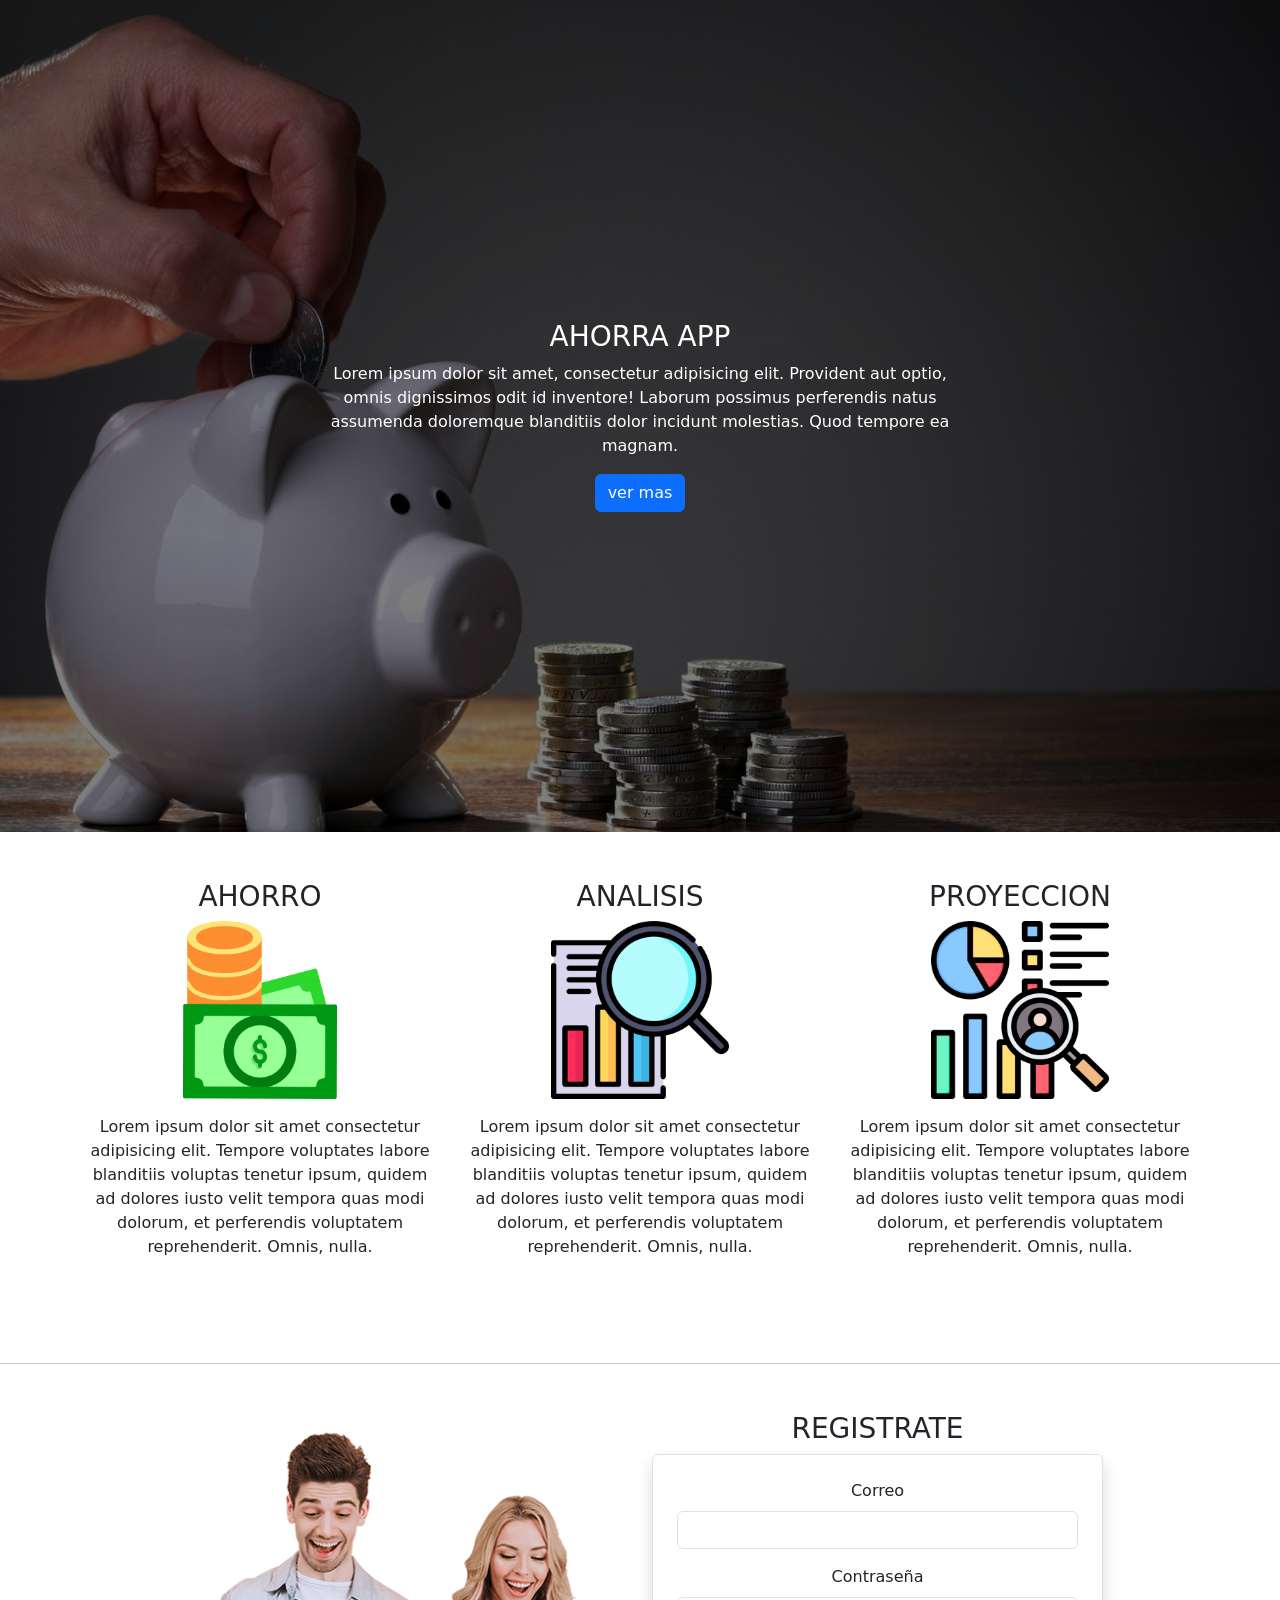
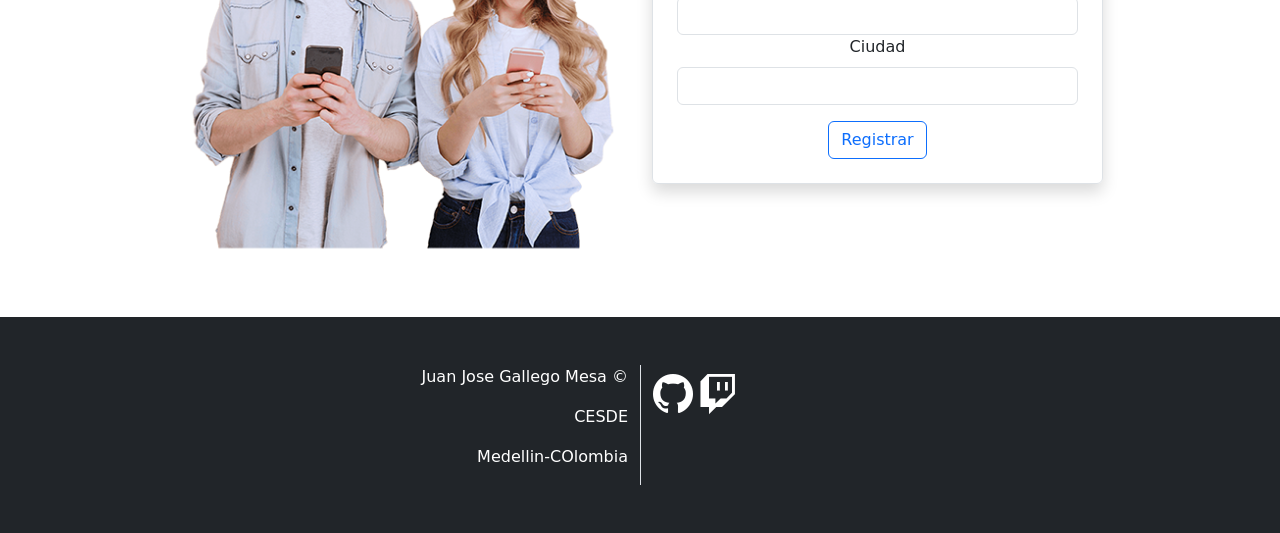
<file: index.html>
<!DOCTYPE html>
<html lang="en">
<head>
    <meta charset="UTF-8">
    <meta name="viewport" content="width=device-width, initial-scale=1.0">
    <title>Document</title>
    <link href="https://cdn.jsdelivr.net/npm/bootstrap@5.3.3/dist/css/bootstrap.min.css" rel="stylesheet" integrity="sha384-QWTKZyjpPEjISv5WaRU9OFeRpok6YctnYmDr5pNlyT2bRjXh0JMhjY6hW+ALEwIH" crossorigin="anonymous">
    <link rel="stylesheet" href="./assets/style/estilos.css">
    <link rel="stylesheet" href="https://cdn.jsdelivr.net/npm/bootstrap-icons@1.11.3/font/bootstrap-icons.min.css">
</head>
<body>

    <header>

    </header>
    <main>

        <section class="banner text-center text-white">
            <h3>AHORRA APP</h3>
            <p>Lorem ipsum dolor sit amet, consectetur adipisicing elit. Provident aut optio, omnis dignissimos odit id inventore! Laborum possimus perferendis natus assumenda doloremque blanditiis dolor incidunt molestias. Quod tempore ea magnam.</p>
            <button class="btn btn-primary">ver mas</button>
        </section>

        <section class="container my-5">
            <div class="row text-center">
                <div class="col-12 col-md-4">
                    <h3 class="text-center">AHORRO</h3>
                    <img src="./assets/img/dinero.png" alt="" class="img-fluid w-50 mx-auto d-block">
                    <p class="mt-3">Lorem ipsum dolor sit amet consectetur adipisicing elit. Tempore voluptates labore blanditiis voluptas tenetur ipsum, quidem ad dolores iusto velit tempora quas modi dolorum, et perferendis voluptatem reprehenderit. Omnis, nulla.</p>
                </div>
                <div class="col-12 col-md-4">
                    <h3>ANALISIS</h3>
                    <img src="./assets/img/investigacion.png" alt="" class="img-fluid w-50 mx-auto d-block">
                    <p class="mt-3">Lorem ipsum dolor sit amet consectetur adipisicing elit. Tempore voluptates labore blanditiis voluptas tenetur ipsum, quidem ad dolores iusto velit tempora quas modi dolorum, et perferendis voluptatem reprehenderit. Omnis, nulla.</p>
                </div>
                <div class="col-12 col-md-4">
                    <h3>PROYECCION</h3>
                    <img src="./assets/img/analitica.png" alt="" class="img-fluid w-50 mx-auto d-block">
                    <p class="mt-3">Lorem ipsum dolor sit amet consectetur adipisicing elit. Tempore voluptates labore blanditiis voluptas tenetur ipsum, quidem ad dolores iusto velit tempora quas modi dolorum, et perferendis voluptatem reprehenderit. Omnis, nulla.</p>
                </div>
            </div>
        </section>

        <br>
        <hr>
        <section class="container my-5 ">
            <div class="row justify-content-center">
                <div class="col-12 col-md-5">
                    <img src="./assets/img/felicidad.png" alt="" class="img-fluid">
                </div>
                <div class="col-12 col-md-5 text-center">
                    <h3>REGISTRATE</h3>
                    <form class="border rounded p-4 shadow">
                        <div class="mb-3">
                            <label for="exampleInputEmail1" class="form-label">Correo</label>
                            <input type="email" class="form-control">
                        </div>
                        

                        <div>
                            <label for="exampleInputEmail1" class="form-label">Contraseña</label>
                            <input type="password" class="form-control">
                        </div>

                        <div class="mb-3">
                            <label for="exampleInputEmail1" class="form-label">Ciudad</label>
                            <input type="text" class="form-control">
                        </div>

                        <button class="btn btn-outline-primary">Registrar</button>
                    </form>
                </div>
            </div>
        </section>

        <section class="container-fluid g-0 p-5 bg-dark text-white">
            <div class="row">
                <div class="col-12 col-md-6 text-end">
                    <p>Juan Jose Gallego Mesa &copy;</p>
                    <p>CESDE</p>
                    <p>Medellin-COlombia</p>
                </div>
                <div class="col-12 col-md-6 border-start">
                    <i class="bi bi-github fs-1"></i>
                    <i class="bi bi-twitch fs-1"></i>
                </div>
            </div>
        </section>

    </main>
    

    


    <script src="https://cdn.jsdelivr.net/npm/bootstrap@5.3.3/dist/js/bootstrap.bundle.min.js" integrity="sha384-YvpcrYf0tY3lHB60NNkmXc5s9fDVZLESaAA55NDzOxhy9GkcIdslK1eN7N6jIeHz" crossorigin="anonymous"></script>
</body>
</html>
</file>
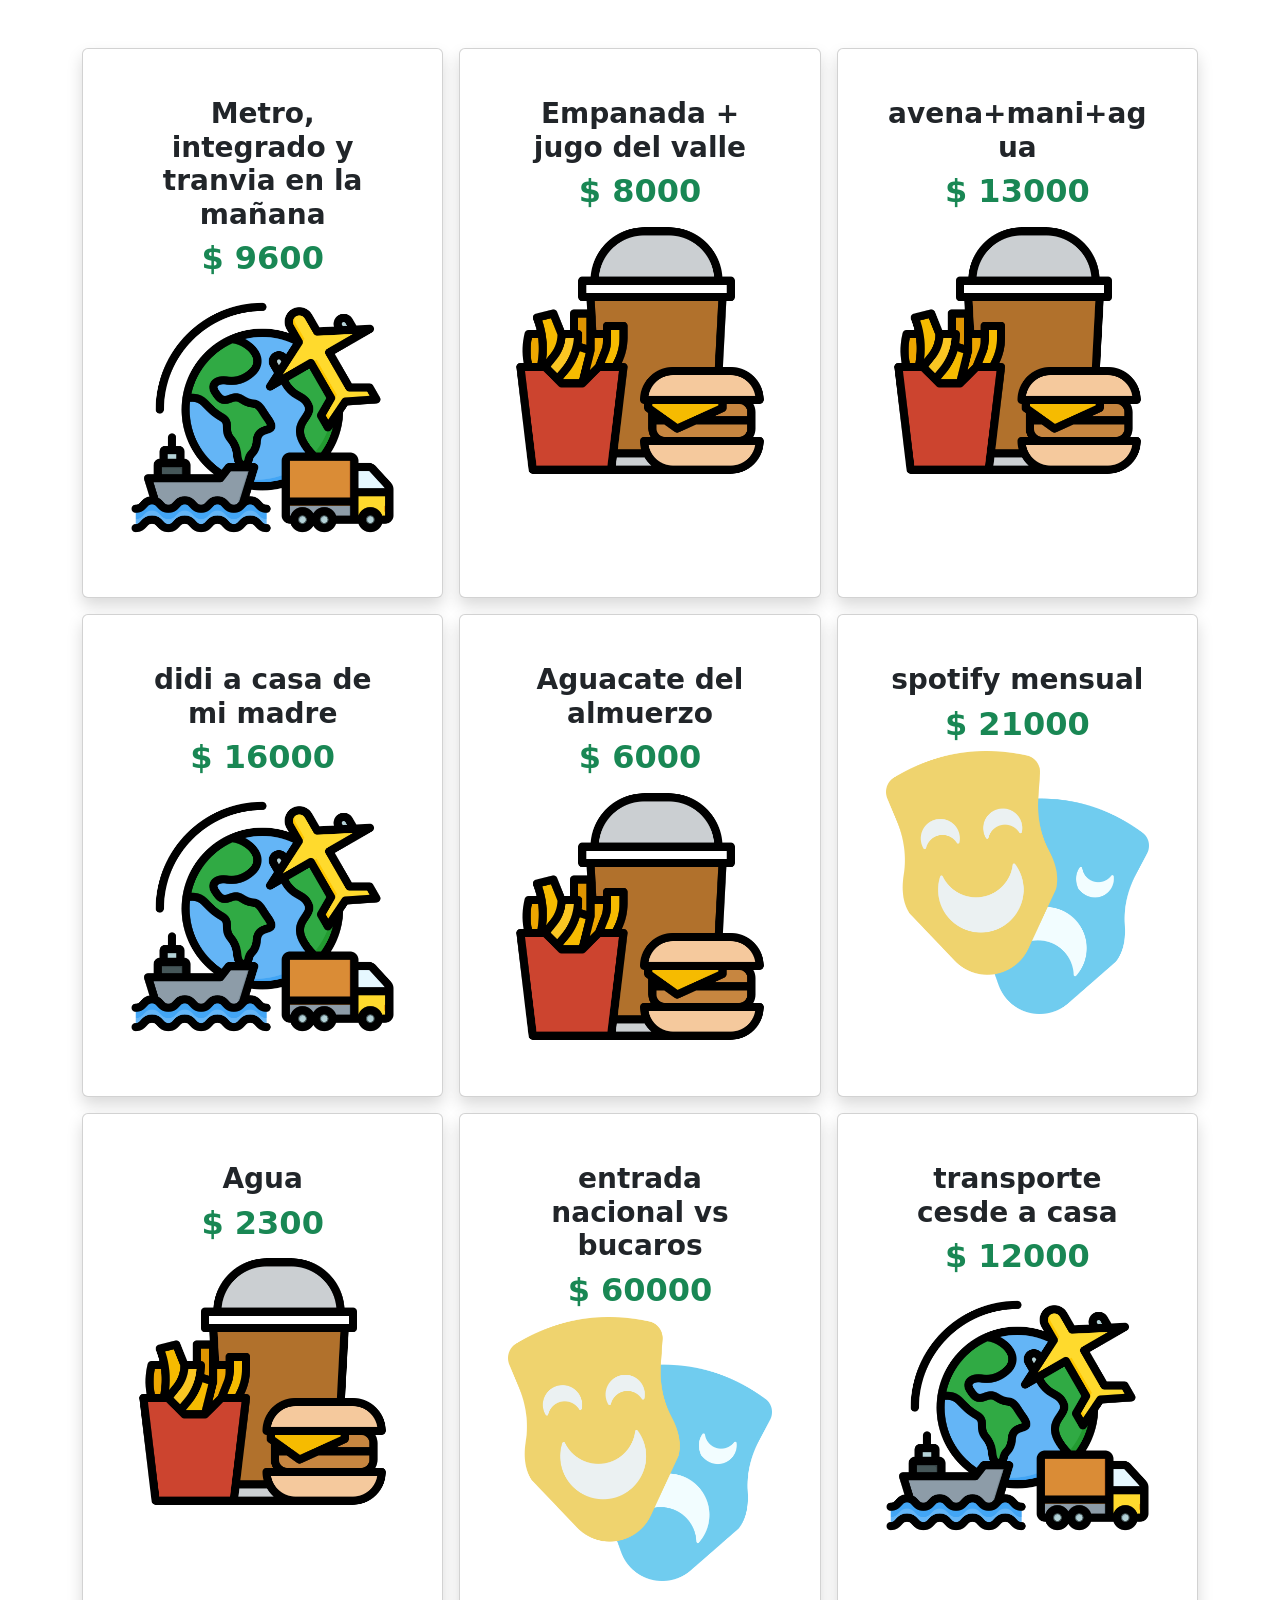
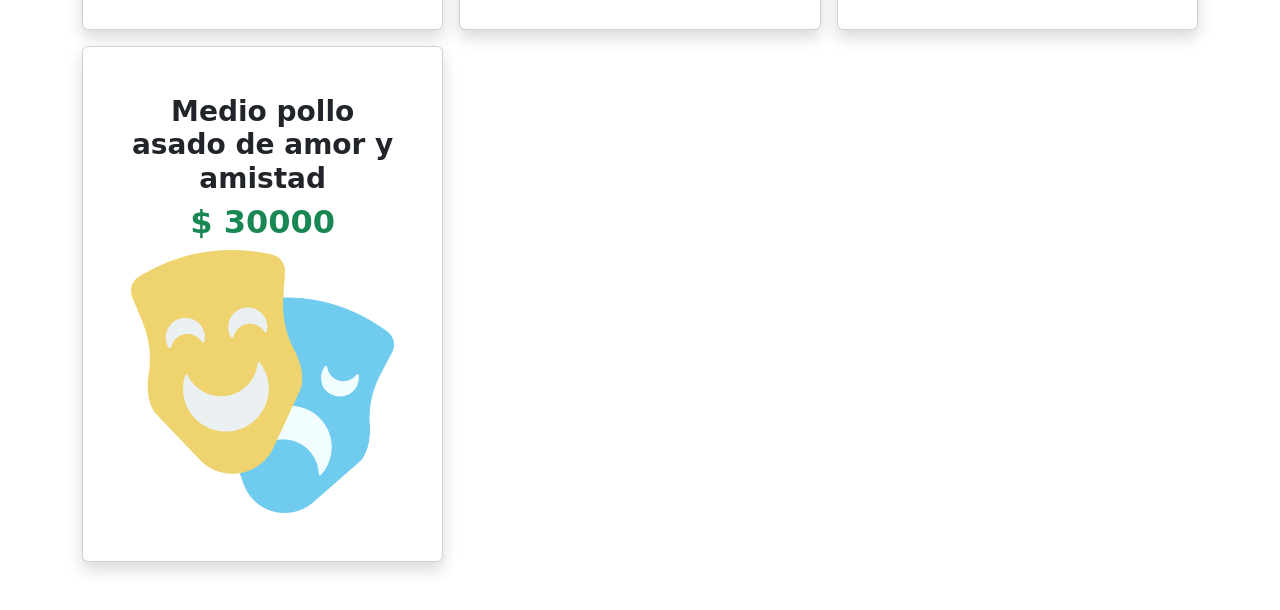
<file: src/views/vistaReporteGastos.html>
<!DOCTYPE html>
<html lang="en">
<head>
    <meta charset="UTF-8">
    <meta name="viewport" content="width=device-width, initial-scale=1.0">
    <title>Document</title>
    <link href="https://cdn.jsdelivr.net/npm/bootstrap@5.3.3/dist/css/bootstrap.min.css" rel="stylesheet" integrity="sha384-QWTKZyjpPEjISv5WaRU9OFeRpok6YctnYmDr5pNlyT2bRjXh0JMhjY6hW+ALEwIH" crossorigin="anonymous">
</head>
<body>
    
    <main>
        <div class="container my-5">
            <div class="row row-cols-1 row-cols-md-3 g-3" id="fila">

            </div>
        </div>
    </main>
    <script src="https://cdn.jsdelivr.net/npm/bootstrap@5.3.3/dist/js/bootstrap.bundle.min.js" integrity="sha384-YvpcrYf0tY3lHB60NNkmXc5s9fDVZLESaAA55NDzOxhy9GkcIdslK1eN7N6jIeHz" crossorigin="anonymous"></script>
    <script src="../controllers/controlador.js" type="module"></script>
</body>
</html>
</file>
<file: assets/style/estilos.css>
.banner{
    background-image: url("../img/banner.jpg");
    background-size: cover;
    background-position: top center;
    background-attachment: fixed;
    padding: 25%;
    z-index: 1;
    position: relative;
}

.banner::after{
    content: "";
    position: absolute;
    background-color: black;
    opacity: 0.5;
    width: 100%;
    height: 100%;
    z-index: -1;
    top:0;
    left:0;
}
</file>
